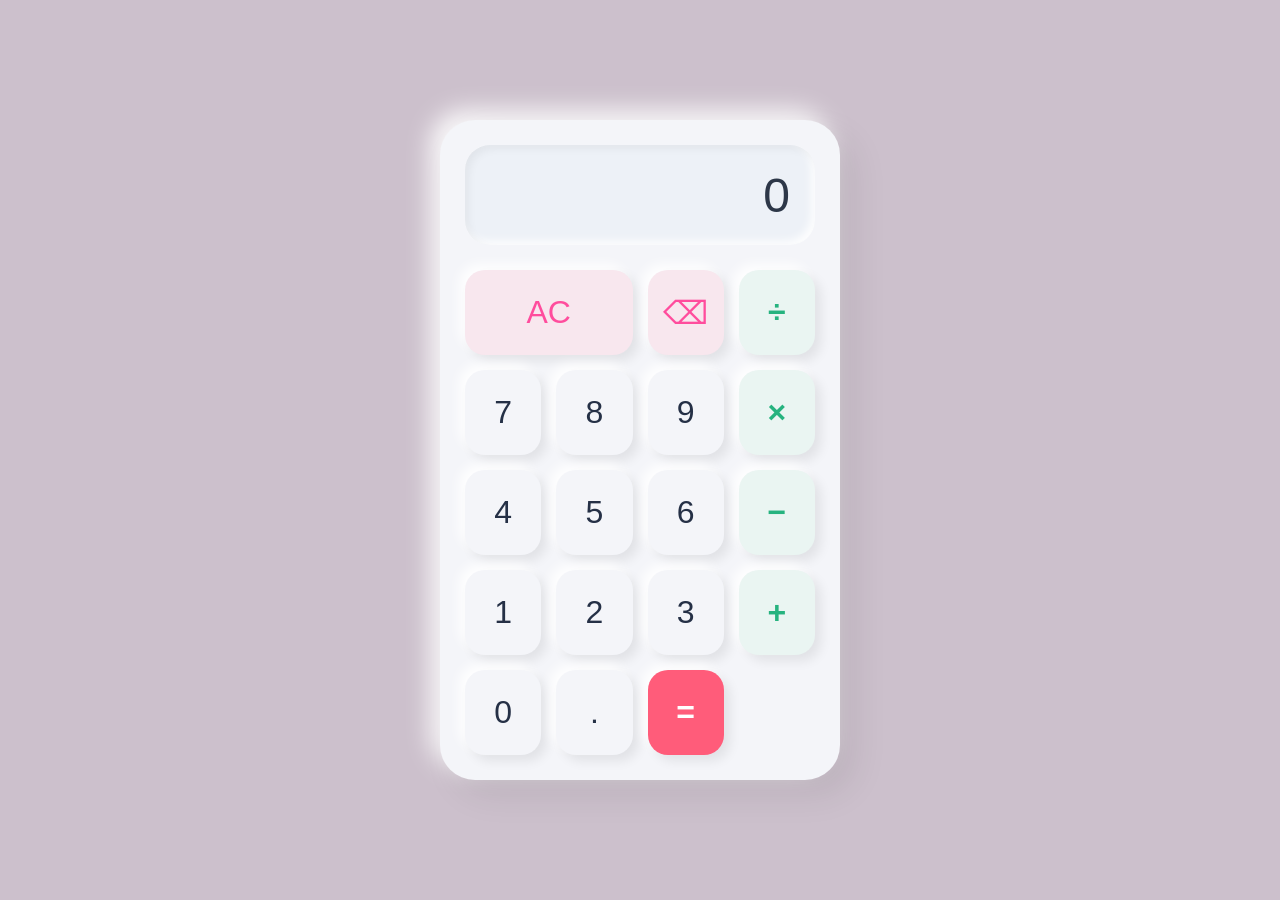
<file: calculator/index.html>
<!DOCTYPE html>
<html lang="en">
<head>
    <meta charset="UTF-8">
    <meta name="viewport" content="width=device-width, initial-scale=1.0">
    <title>Light Calculator</title>
    <link rel="stylesheet" href="style.css">
</head>
<body>

<div class="calculator">

    <input type="text" id="display" value="0" readonly>

    <button class="ac">AC</button>
    <button class="delete">⌫</button>
    <button class="operator">÷</button>

    <button>7</button>
    <button>8</button>
    <button>9</button>
    <button class="operator">×</button>

    <button>4</button>
    <button>5</button>
    <button>6</button>
    <button class="operator">−</button>

    <button>1</button>
    <button>2</button>
    <button>3</button>
    <button class="operator">+</button>

    <button>0</button>
    <button>.</button>
    <button class="equal">=</button>

</div>

<script src="script.js"></script>

</body>
</html>
</file>
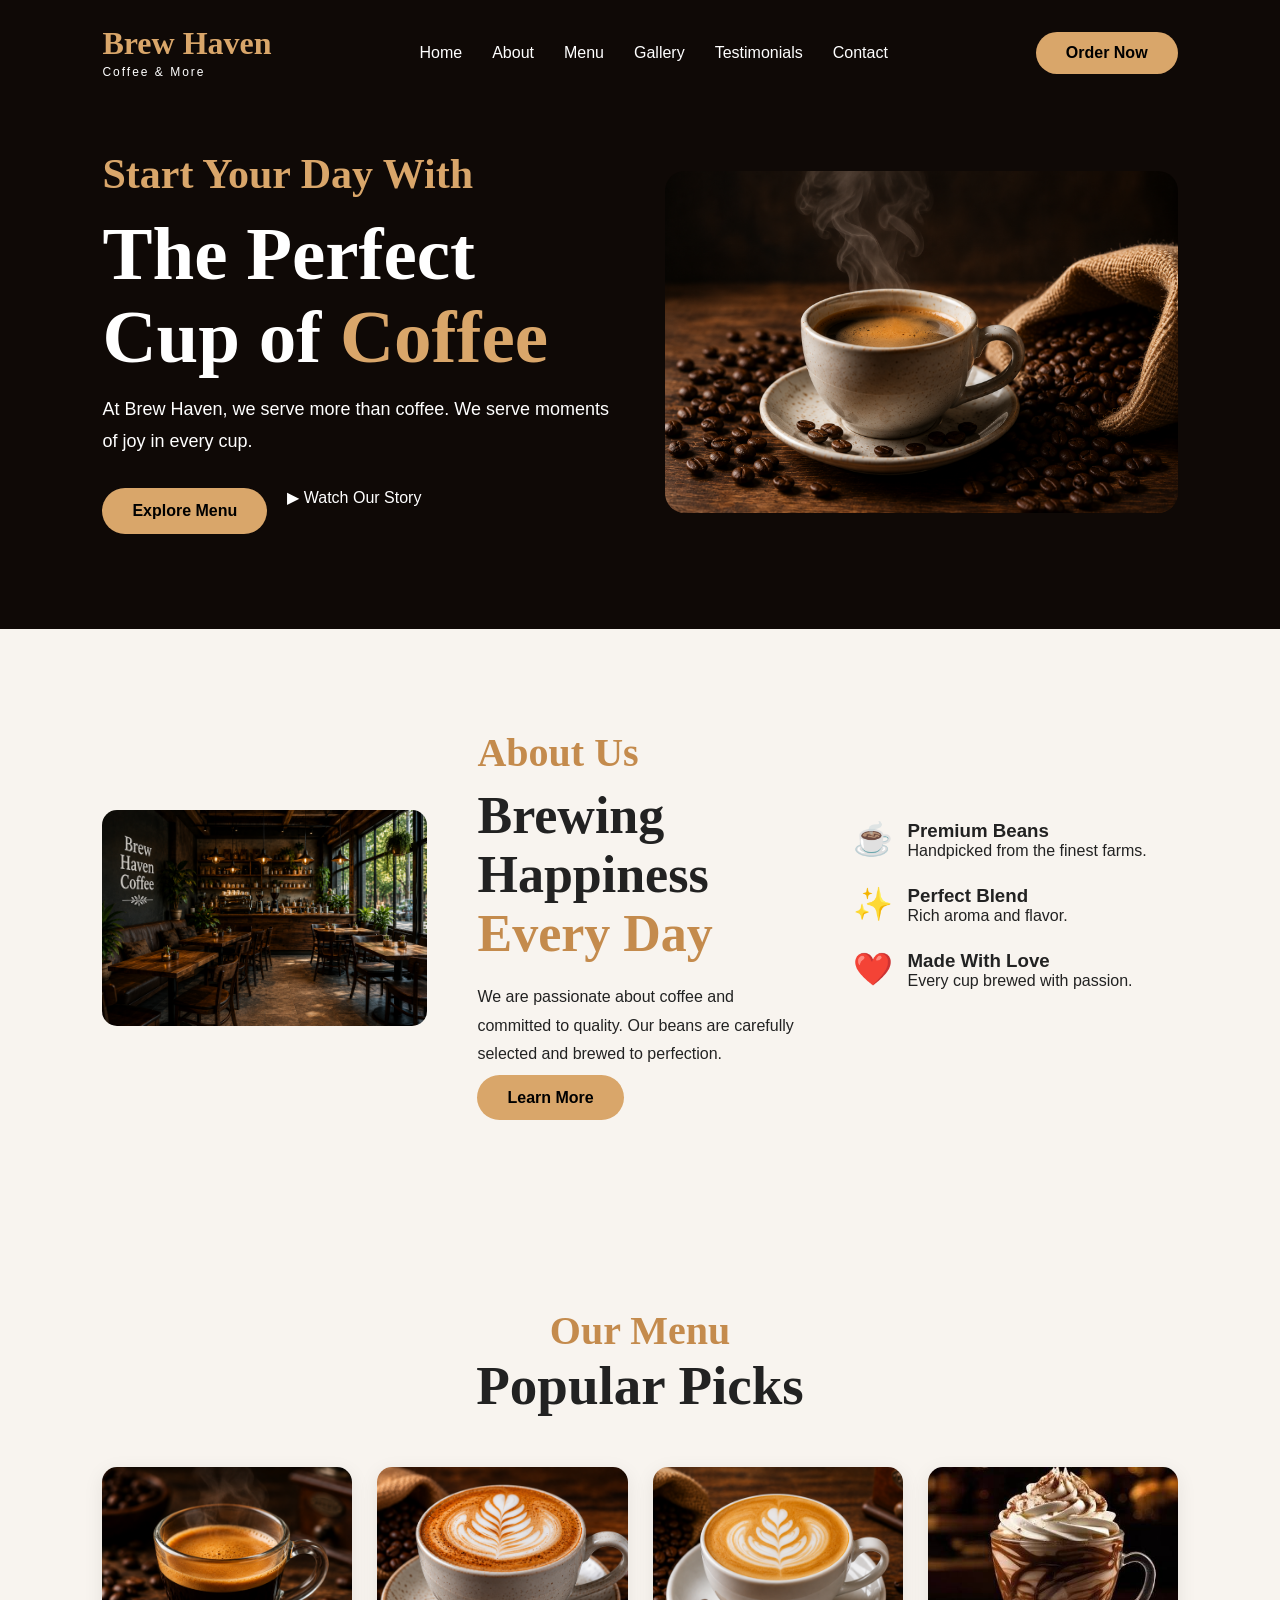
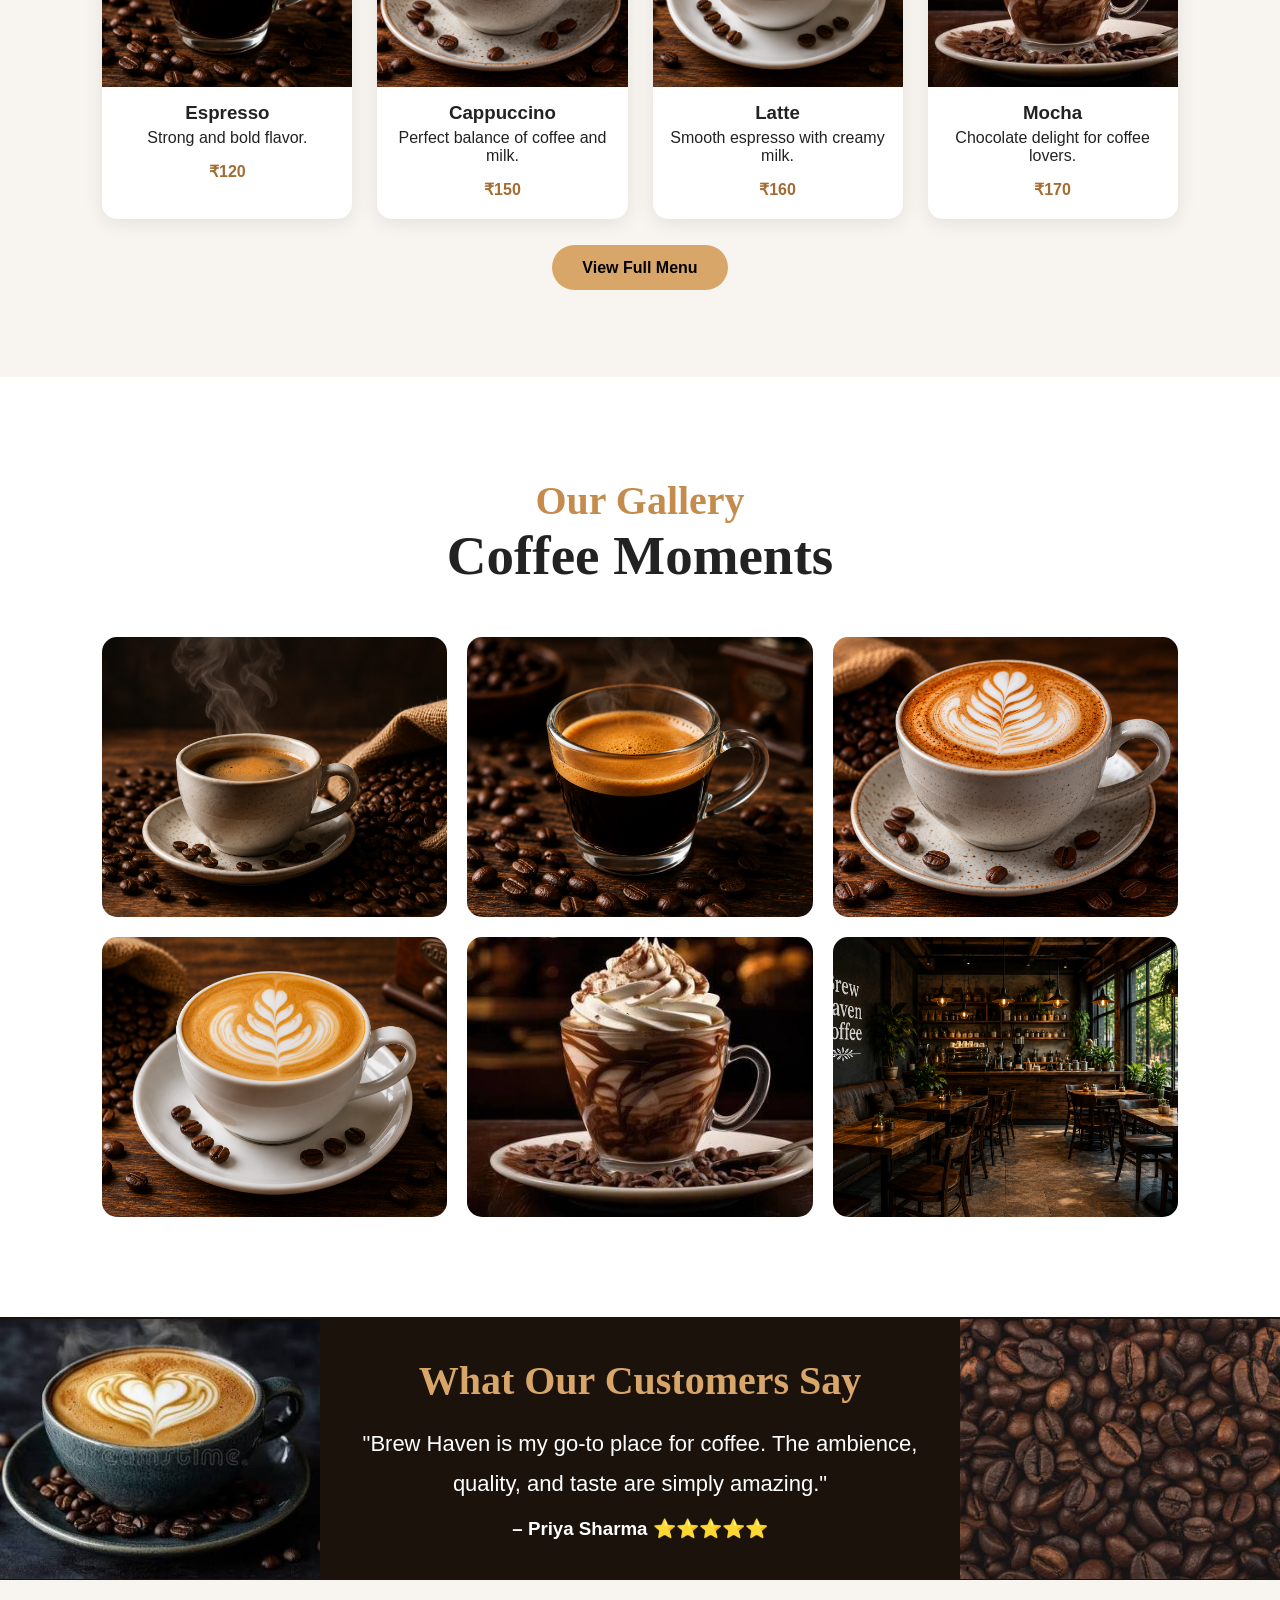
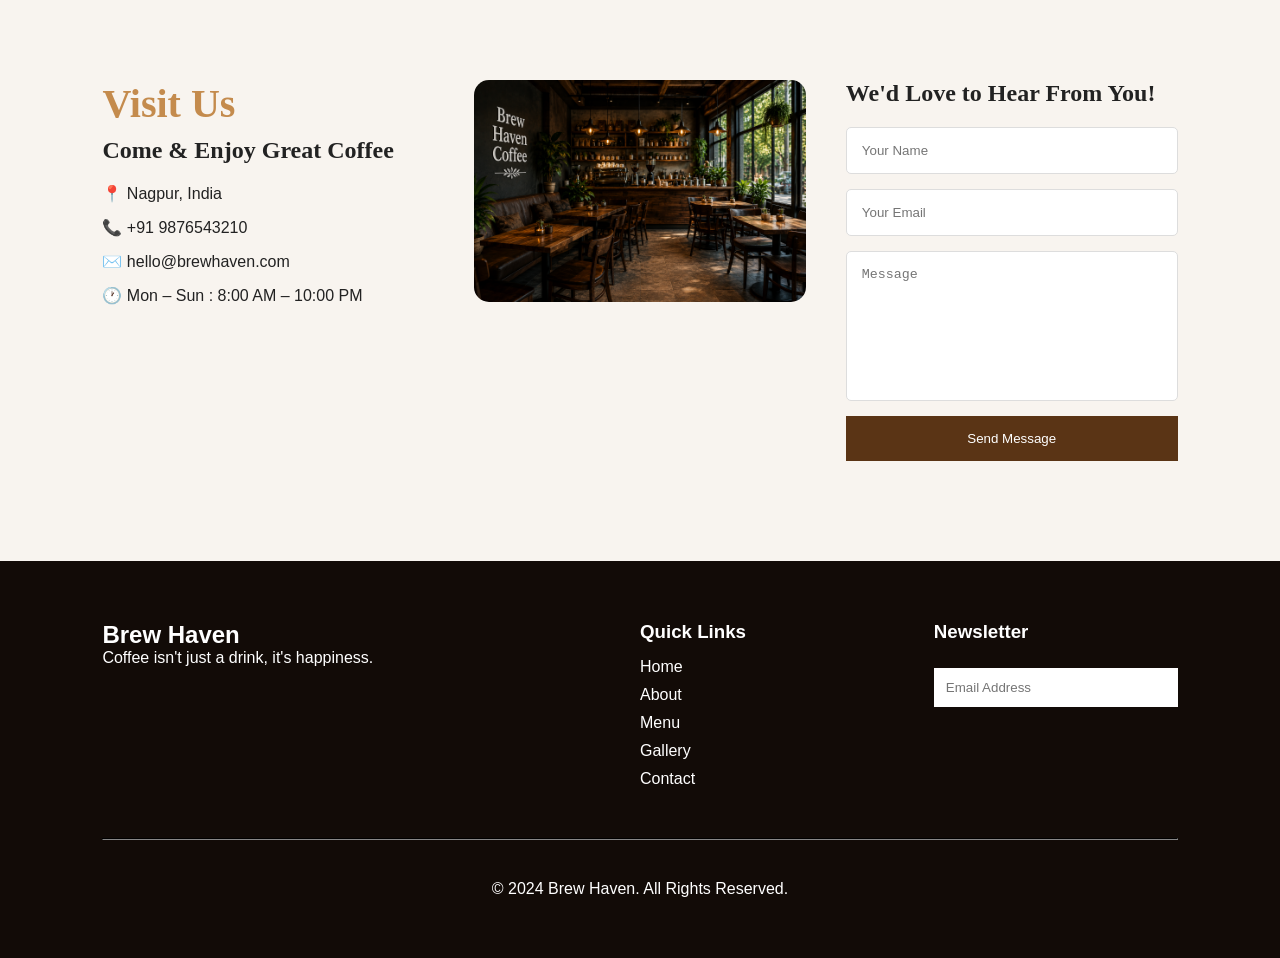
<file: coffee shop/index.html>
<!DOCTYPE html>
<html lang="en">
<head>
<meta charset="UTF-8">
<meta name="viewport" content="width=device-width, initial-scale=1.0">
<title>Brew Haven Coffee</title>
<link rel="stylesheet" href="style.css">
</head>

<body>
<header class="header" id="home">
<nav class="navbar">
<div class="logo">
<h2>Brew Haven</h2>
<span>Coffee & More</span>
</div>

<ul class="nav-links">
<li><a href="#home">Home</a></li>
<li><a href="#about">About</a></li>
<li><a href="#menu">Menu</a></li>
<li><a href="#gallery">Gallery</a></li>
<li><a href="#testimonial">Testimonials</a></li>
<li><a href="#contact">Contact</a></li>
</ul>

<a href="#" class="order-btn">Order Now</a>
</nav>
<div class="hero">
<div class="hero-text">
<h4>Start Your Day With</h4>
<h1>
The Perfect <br>
Cup of <span>Coffee</span>
</h1>
<p>


    
At Brew Haven, we serve more than coffee.
We serve moments of joy in every cup.
</p>

<div class="hero-buttons">

<a href="#menu" class="primary-btn">
Explore Menu
</a>

<a href="#" class="story-btn">
▶ Watch Our Story
</a>

</div>

</div>

<div class="hero-image">
<img src="hero-coffee.jpg" alt="Coffee">
</div>

</div>
</header>

<section class="about" id="about">
<div class="about-image">
<img src="coffee-shop.jpg" alt="">
</div>

<div class="about-content">

<h4>About Us</h4>
<h2>
Brewing Happiness
<span>Every Day</span>
</h2>

<p>
We are passionate about coffee and committed to quality.
Our beans are carefully selected and brewed to perfection.
</p>

<a href="#" class="primary-btn">
Learn More
</a>

</div>

<div class="features">

<div class="feature">
<span class="emoji">☕</span>
<div>
<h3>Premium Beans</h3>
<p>Handpicked from the finest farms.</p>
</div>
</div>

<div class="feature">
<span class="emoji">✨</span>
<div>
<h3>Perfect Blend</h3>
<p>Rich aroma and flavor.</p>
</div>
</div>

<div class="feature">
<span class="emoji">❤️</span>
<div>
<h3>Made With Love</h3>
<p>Every cup brewed with passion.</p>
</div>
</div>

</div>

</section>

<section class="menu" id="menu">

<h4>Our Menu</h4>

<h2>Popular Picks</h2>

<div class="menu-grid">

<div class="card">
<img src="espresso.jpg" alt="">
<h3>Espresso</h3>
<p>Strong and bold flavor.</p>
<span>₹120</span>
</div>

<div class="card">
<img src="cappuccino.jpg" alt="">
<h3>Cappuccino</h3>
<p>Perfect balance of coffee and milk.</p>
<span>₹150</span>
</div>

<div class="card">
<img src="latte.jpg" alt="">
<h3>Latte</h3>
<p>Smooth espresso with creamy milk.</p>
<span>₹160</span>
</div>

<div class="card">
<img src="mocha.jpg" alt="">
<h3>Mocha</h3>
<p>Chocolate delight for coffee lovers.</p>
<span>₹170</span>
</div>

</div>

<div class="menu-btn">
<a href="#" class="primary-btn">
View Full Menu
</a>
</div>

</section>

<section class="gallery" id="gallery">

<h4>Our Gallery</h4>

<h2>Coffee Moments</h2>

<div class="gallery-grid">

<img src="hero-coffee.jpg" alt="">
<img src="espresso.jpg" alt="">
<img src="cappuccino.jpg" alt="">
<img src="latte.jpg" alt="">
<img src="mocha.jpg" alt="">
<img src="coffee-shop.jpg" alt="">

</div>

</section>

<section class="testimonial" id="testimonial">

<div class="testimonial-left">
<img src="coffee.jpg" alt="">
</div>

<div class="testimonial-content">

<h4>What Our Customers Say</h4>

<p>
"Brew Haven is my go-to place for coffee.
The ambience, quality, and taste are simply amazing."
</p>

<h3>– Priya Sharma ⭐⭐⭐⭐⭐</h3>

</div>

<div class="testimonial-right">
<img src="beans.jpg" alt="">
</div>

</section>

<section class="contact" id="contact">

<div class="contact-left">

<h4>Visit Us</h4>

<h2>Come & Enjoy Great Coffee</h2>

<p>📍 Nagpur, India</p>

<p>📞 +91 9876543210</p>

<p>✉️ hello@brewhaven.com</p>

<p>🕐 Mon – Sun : 8:00 AM – 10:00 PM</p>

</div>

<div class="contact-image">
<img src="coffee-shop.jpg" alt="">
</div>

<div class="contact-form">

<h2>We'd Love to Hear From You!</h2>

<form>

<input type="text" placeholder="Your Name">

<input type="email" placeholder="Your Email">

<textarea placeholder="Message"></textarea>

<button type="submit">
Send Message
</button>

</form>

</div>

</section>

<footer>

<div class="footer-grid">

<div>
<h2>Brew Haven</h2>
<p>
Coffee isn't just a drink,
it's happiness.
</p>
</div>

<div>
<h3>Quick Links</h3>

<ul>
<li>Home</li>
<li>About</li>
<li>Menu</li>
<li>Gallery</li>
<li>Contact</li>
</ul>

</div>

<div>

<h3>Newsletter</h3>
<input type="email"
placeholder="Email Address">

</div>

</div>

<hr>

<p class="copyright">
© 2024 Brew Haven.
All Rights Reserved.
</p>

</footer>

</body>
</html>
</file>
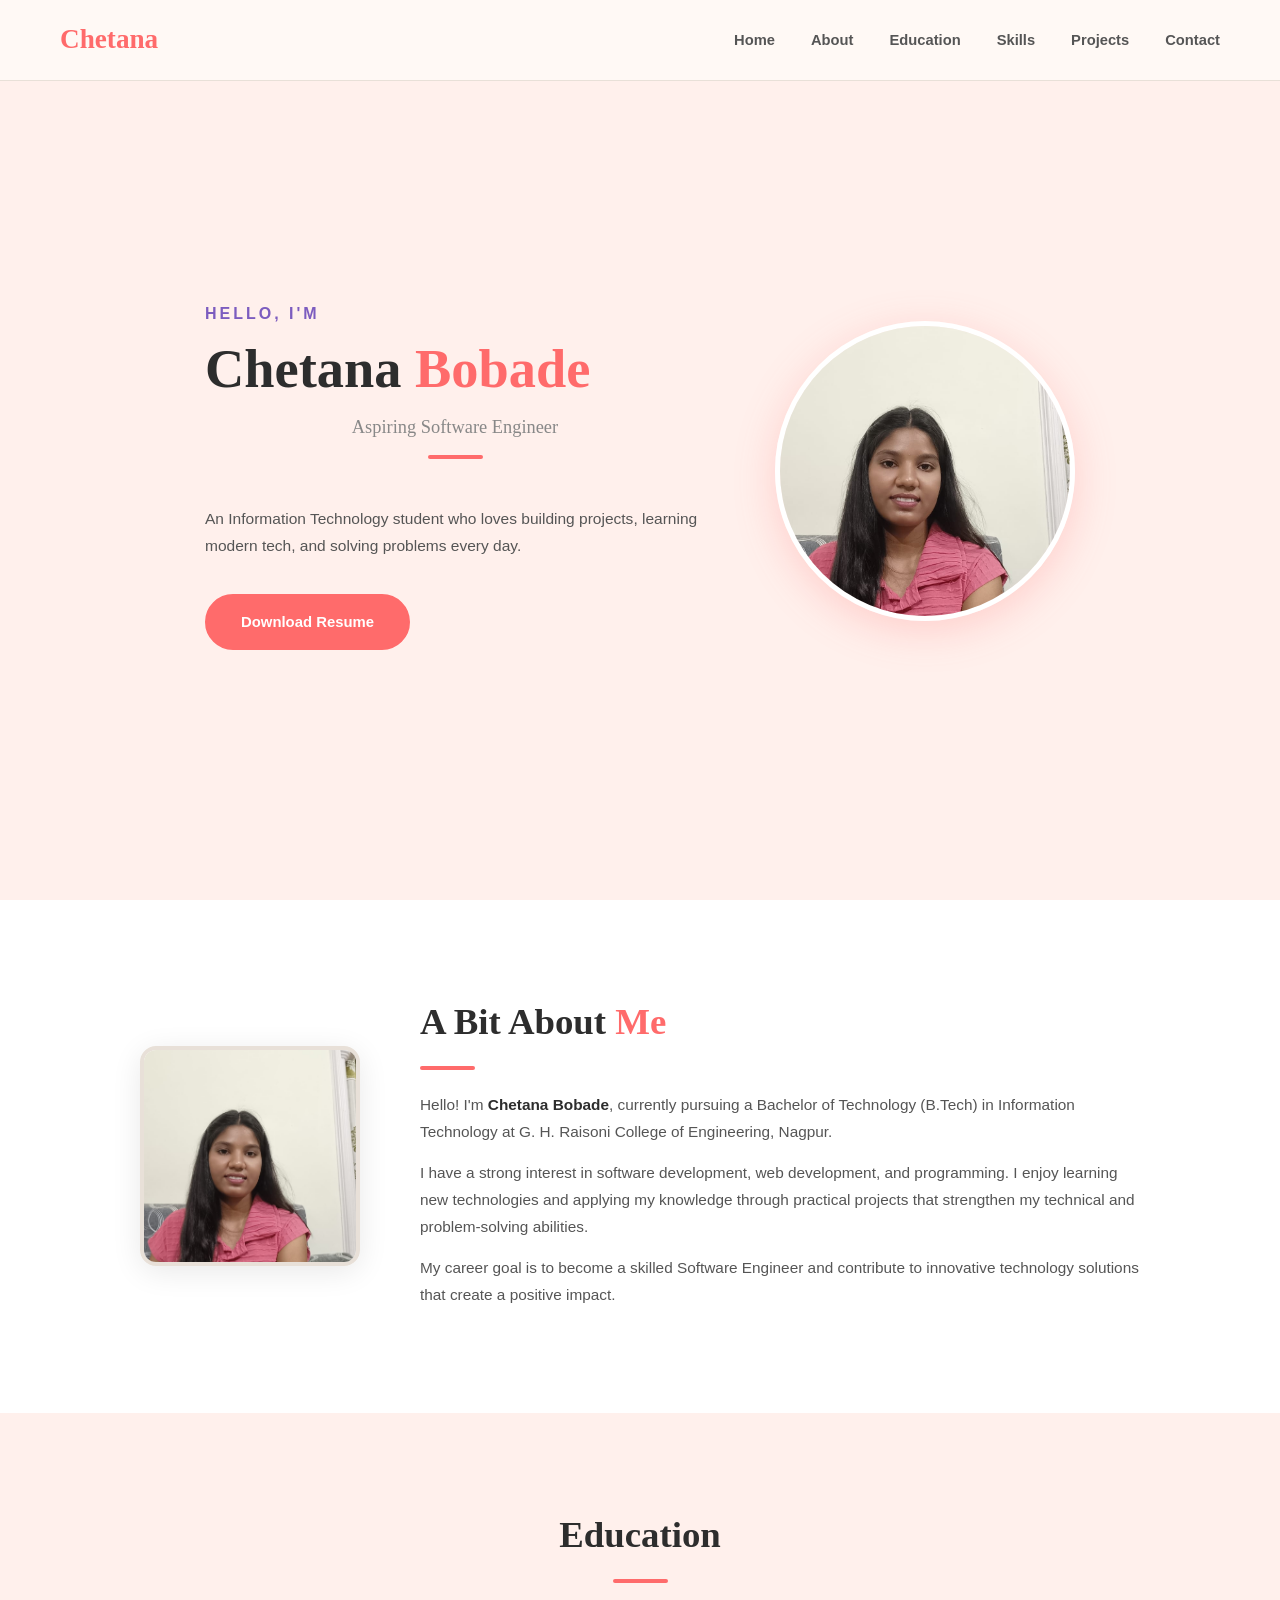
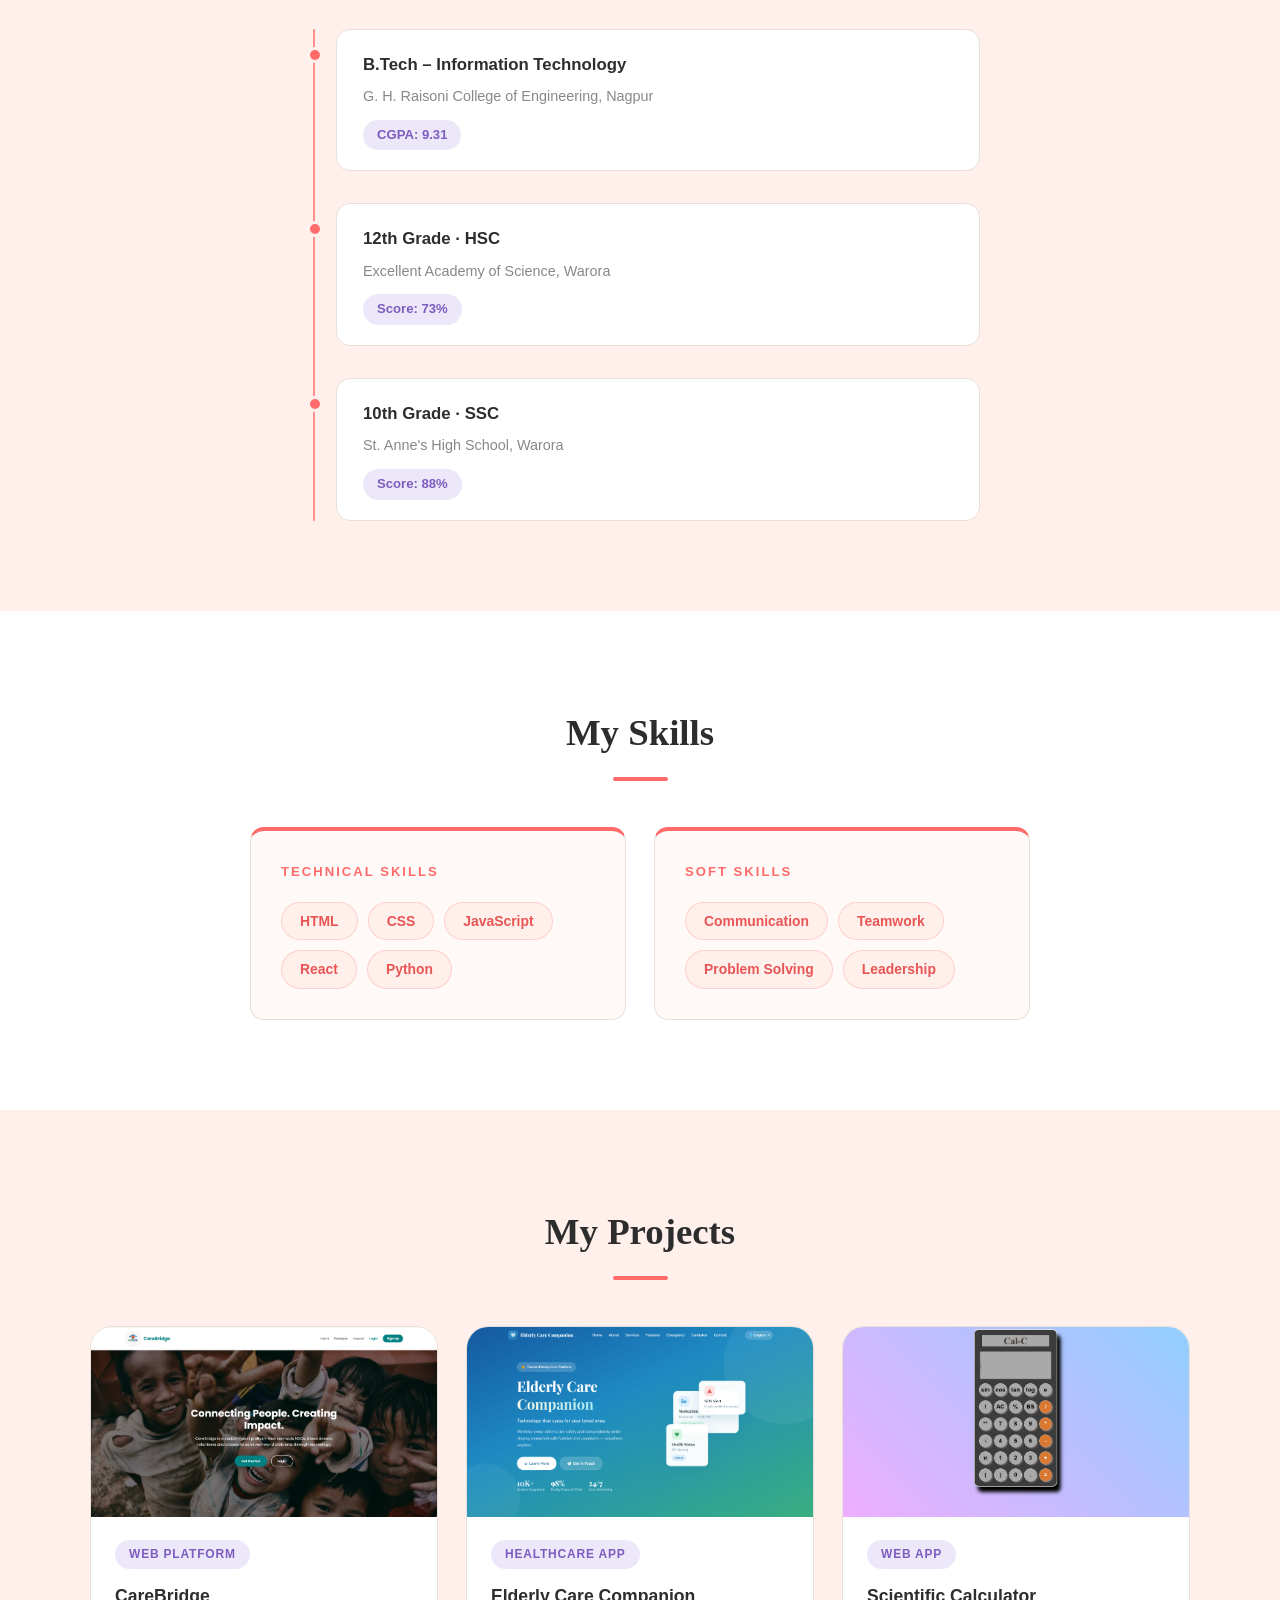
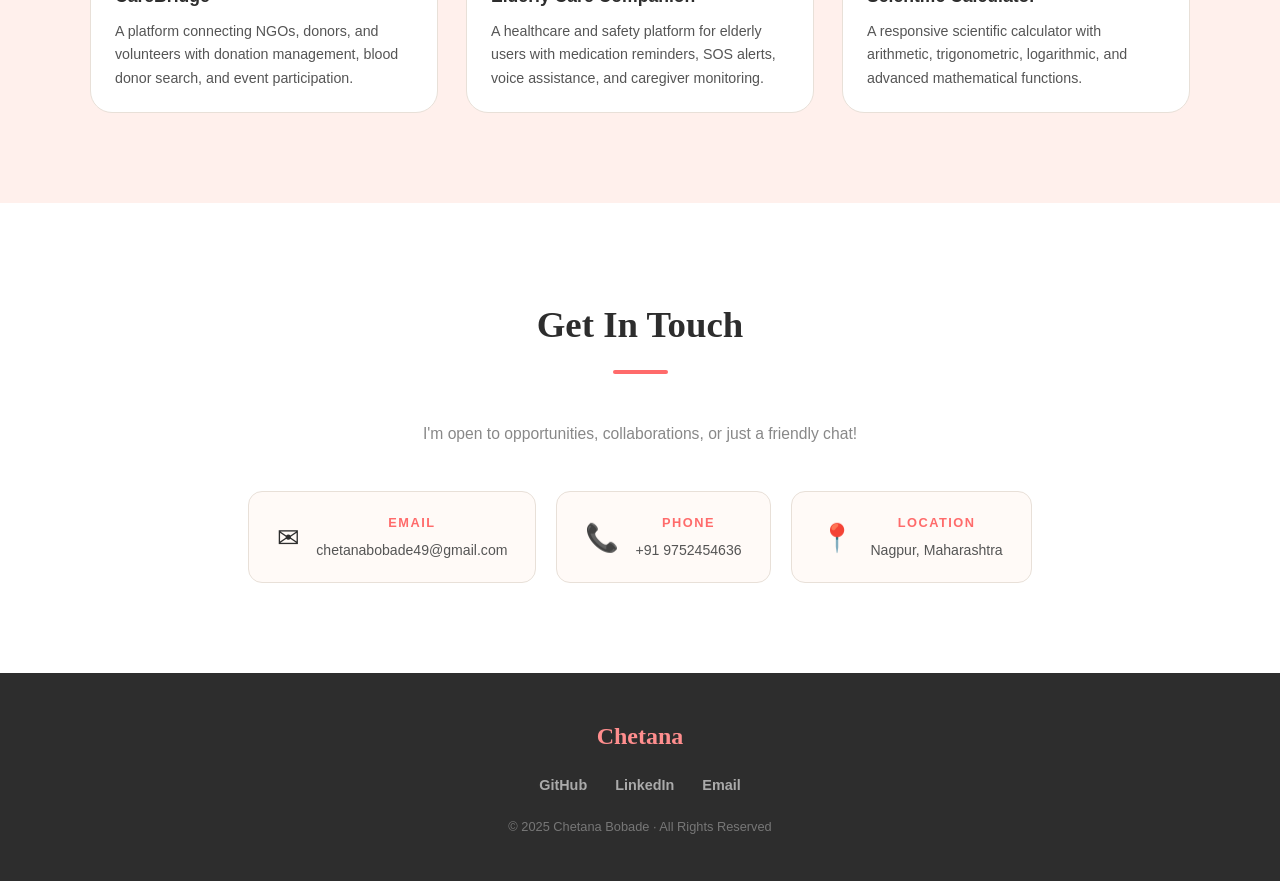
<file: portfolio/index.html>
<!DOCTYPE html>
<html lang="en">

<head>
  <meta charset="UTF-8" />
  <meta name="viewport" content="width=device-width, initial-scale=1.0" />
  <title>Chetana Bobade | Portfolio</title>
  <link rel="stylesheet" href="style.css" />
</head>

<body>

  <!-- ===== NAVBAR ===== -->
  <nav class="navbar">
    <div class="nav-logo">Chetana</div>
    <ul class="nav-links">
      <li><a href="#home">Home</a></li>
      <li><a href="#about">About</a></li>
      <li><a href="#education">Education</a></li>
      <li><a href="#skills">Skills</a></li>
      <li><a href="#projects">Projects</a></li>
      <li><a href="#contact">Contact</a></li>
    </ul>
  </nav>

  <!-- ===== HERO ===== -->
  <section class="hero" id="home">
    <div class="hero-text">
      <p class="hello">Hello, I'm</p>
      <h1>Chetana <span>Bobade</span></h1>
      <h2>Aspiring Software Engineer</h2>
      <p class="bio">
        An Information Technology student who loves building projects,
        learning modern tech, and solving problems every day.
      </p>
      <a href="resume.pdf" download class="btn">Download Resume</a>
    </div>
    <div class="hero-img">
      <img src="profile.jpg" alt="Chetana Bobade" />
    </div>
  </section>

  <!-- ===== ABOUT ===== -->
  <section class="about" id="about">
    <div class="section-inner">
      <img src="profile.jpg" alt="Chetana Bobade" class="about-img" />
      <div class="about-text">
        <h2>A Bit About <em>Me</em></h2>
        <p>
          Hello! I'm <strong>Chetana Bobade</strong>, currently pursuing a Bachelor of Technology
          (B.Tech) in Information Technology at G. H. Raisoni College of Engineering, Nagpur.
        </p>
        <p>
          I have a strong interest in software development, web development, and programming.
          I enjoy learning new technologies and applying my knowledge through practical projects
          that strengthen my technical and problem-solving abilities.
        </p>
        <p>
          My career goal is to become a skilled Software Engineer and contribute to innovative
          technology solutions that create a positive impact.
        </p>
      </div>
    </div>
  </section>

  <!-- ===== EDUCATION ===== -->
  <section class="education" id="education">
    <h2>Education</h2>
    <div class="timeline">

      <div class="timeline-item">
        <div class="dot"></div>
        <div class="card">
          <h3>B.Tech – Information Technology</h3>
          <p>G. H. Raisoni College of Engineering, Nagpur</p>
          <span class="score">CGPA: 9.31</span>
        </div>
      </div>

      <div class="timeline-item">
        <div class="dot"></div>
        <div class="card">
          <h3>12th Grade · HSC</h3>
          <p>Excellent Academy of Science, Warora</p>
          <span class="score">Score: 73%</span>
        </div>
      </div>

      <div class="timeline-item">
        <div class="dot"></div>
        <div class="card">
          <h3>10th Grade · SSC</h3>
          <p>St. Anne's High School, Warora</p>
          <span class="score">Score: 88%</span>
        </div>
      </div>

    </div>
  </section>

  <!-- ===== SKILLS ===== -->
  <section class="skills" id="skills">
    <h2>My Skills</h2>
    <div class="skills-grid">

      <div class="skills-box">
        <h3>Technical Skills</h3>
        <div class="tags">
          <span>HTML</span>
          <span>CSS</span>
          <span>JavaScript</span>
          <span>React</span>
          <span>Python</span>
        </div>
      </div>

      <div class="skills-box">
        <h3>Soft Skills</h3>
        <div class="tags">
          <span>Communication</span>
          <span>Teamwork</span>
          <span>Problem Solving</span>
          <span>Leadership</span>
        </div>
      </div>

    </div>
  </section>

  <!-- ===== PROJECTS ===== -->
  <section class="projects" id="projects">
    <h2>My Projects</h2>
    <div class="project-grid">

      <div class="project-card">
        <div class="img-wrap">
          <img src="project1.jpg" alt="CareBridge" />
        </div>
        <div class="project-info">
          <span class="tag">Web Platform</span>
          <h3>CareBridge</h3>
          <p>
            A platform connecting NGOs, donors, and volunteers with donation
            management, blood donor search, and event participation.
          </p>
        </div>
      </div>

      <div class="project-card">
        <div class="img-wrap">
          <img src="project2.jpg" alt="Elderly Care" />
        </div>
        <div class="project-info">
          <span class="tag">Healthcare App</span>
          <h3>Elderly Care Companion</h3>
          <p>
            A healthcare and safety platform for elderly users with medication
            reminders, SOS alerts, voice assistance, and caregiver monitoring.
          </p>
        </div>
      </div>

      <div class="project-card">
        <div class="img-wrap">
          <img src="project3.jpg" alt="Calculator" />
        </div>
        <div class="project-info">
          <span class="tag">Web App</span>
          <h3>Scientific Calculator</h3>
          <p>
            A responsive scientific calculator with arithmetic, trigonometric,
            logarithmic, and advanced mathematical functions.
          </p>
        </div>
      </div>

    </div>
  </section>

  <!-- ===== CONTACT ===== -->
  <section class="contact" id="contact">
    <h2>Get In Touch</h2>
    <p class="contact-intro">
      I'm open to opportunities, collaborations, or just a friendly chat!
    </p>
    <div class="contact-grid">
      <a href="mailto:chetanabobade49@gmail.com" class="contact-card">
        <div class="icon">✉</div>
        <div>
          <strong>Email</strong>
          <p>chetanabobade49@gmail.com</p>
        </div>
      </a>
      <a href="tel:+919752454636" class="contact-card">
        <div class="icon">📞</div>
        <div>
          <strong>Phone</strong>
          <p>+91 9752454636</p>
        </div>
      </a>
      <div class="contact-card">
        <div class="icon">📍</div>
        <div>
          <strong>Location</strong>
          <p>Nagpur, Maharashtra</p>
        </div>
      </div>
    </div>
  </section>

  <!-- ===== FOOTER ===== -->
  <footer>
    <p class="footer-name">Chetana</p>
    <div class="footer-links">
      <a href="#">GitHub</a>
      <a href="#">LinkedIn</a>
      <a href="mailto:chetanabobade49@gmail.com">Email</a>
    </div>
    <p>© 2025 Chetana Bobade · All Rights Reserved</p>
  </footer>

</body>

</html>
</file>
<file: calculator/style.css>
*{
    margin:0;
    padding:0;
    box-sizing:border-box;
    font-family:'Segoe UI',sans-serif;
}

body{
    min-height:100vh;
    display:flex;
    justify-content:center;
    align-items:center;

    background:#ccc0cc;
}

.calculator{
    width:400px;

    padding:25px;

    border-radius:35px;

    background:#f4f5f9;

    box-shadow:
    15px 15px 35px rgba(0,0,0,0.08),
    -10px -10px 25px rgba(255,255,255,0.9);

    display:grid;
    grid-template-columns:repeat(4,1fr);
    gap:15px;
}

#display{
    grid-column:span 4;

    height:100px;

    border:none;
    outline:none;

    border-radius:25px;

    background:#edf1f7;

    box-shadow:
    inset 4px 4px 8px rgba(0,0,0,0.05),
    inset -4px -4px 8px rgba(255,255,255,0.9);

    font-size:48px;
    text-align:right;

    padding-right:25px;

    color:#2d3748;

    margin-bottom:10px;
}

button{
    height:85px;

    border:none;

    border-radius:20px;

    font-size:32px;

    cursor:pointer;

    background:#f4f5f9;

    color:#253046;

    box-shadow:
    6px 6px 12px rgba(0,0,0,0.08),
    -6px -6px 12px rgba(255,255,255,0.9);

    transition:0.2s;
}

button:hover{
    transform:translateY(-2px);
}

button:active{
    transform:scale(0.95);
}

.ac{
    grid-column:span 2;

    background:#f8e7ee;
    color:#ff4d9d;
}

.delete{
    background:#f8e7ee;
    color:#ff4d9d;
}

.operator{
    background:#eaf5f2;
    color:#26b37f;
    font-weight:600;
}

.equal{
    background:#ff5c7a;
    color:white;
    font-weight:bold;
}
</file>
<file: coffee shop/style.css>
*{
margin:0;
padding:0;
box-sizing:border-box;
scroll-behavior:smooth;
}

body{
font-family:'Poppins',sans-serif;
background:#f8f4ef;
color:#222;
}

img{
width:100%;
display:block;
}

a{
text-decoration:none;
}

ul{
list-style:none;
}

/* HEADER */

.header{
background:#0f0906;
color:white;
padding:25px 8%;
}

.navbar{
display:flex;
justify-content:space-between;
align-items:center;
flex-wrap:wrap;
}

.logo h2{
font-family:'Playfair Display',serif;
color:#d9a66a;
font-size:32px;
}

.logo span{
font-size:12px;
letter-spacing:2px;
}

.nav-links{
display:flex;
gap:30px;
}

.nav-links a{
color:white;
position:relative;
transition:.3s;
}

.nav-links a::after{
content:'';
position:absolute;
left:0;
bottom:-5px;
width:0;
height:2px;
background:#d9a66a;
transition:.3s;
}

.nav-links a:hover{
color:#d9a66a;
}

.nav-links a:hover::after{
width:100%;
}

.order-btn{
background:#d9a66a;
padding:12px 30px;
border-radius:40px;
color:black;
font-weight:600;
transition:.3s;
}

.order-btn:hover{
transform:translateY(-3px);
background:#c48b4d;
}

/* HERO */

.hero{
display:flex;
align-items:center;
justify-content:space-between;
gap:50px;
padding:70px 0;
}

.hero-text{
flex:1;
}

.hero-text h4{
font-family:'Great Vibes',cursive;
font-size:42px;
color:#d9a66a;
}

.hero-text h1{
font-family:'Playfair Display',serif;
font-size:75px;
line-height:1.1;
margin:15px 0;
}

.hero-text span{
color:#d9a66a;
}

.hero-text p{
font-size:18px;
line-height:1.8;
margin-bottom:30px;
}

.hero-buttons{
display:flex;
gap:20px;
flex-wrap:wrap;
}

.primary-btn{
background:#d9a66a;
padding:14px 30px;
border-radius:40px;
color:black;
font-weight:600;
transition:.3s;
}

.primary-btn:hover{
transform:translateY(-3px);
background:#c48b4d;
}

.story-btn{
color:white;
font-weight:500;
transition:.3s;
}

.story-btn:hover{
color:#d9a66a;
}

.hero-image{
flex:1;
}

.hero-image img{
border-radius:20px;
transition:.4s;
}

.hero-image img:hover{
transform:scale(1.03);
box-shadow:0 20px 40px rgba(0,0,0,.25);
}

/* ABOUT */

.about{
padding:100px 8%;
display:grid;
grid-template-columns:1fr 1fr 1fr;
gap:50px;
align-items:center;
}

.about-image img{
border-radius:15px;
transition:.4s;
}

.about-image img:hover{
transform:scale(1.03);
}

.about-content h4{
font-family:'Great Vibes',cursive;
font-size:40px;
color:#c48b4d;
}

.about-content h2{
font-family:'Playfair Display',serif;
font-size:52px;
margin:10px 0;
}

.about-content span{
display:block;
color:#c48b4d;
}

.about-content p{
margin:20px 0;
line-height:1.8;
}

.feature{
display:flex;
gap:15px;
margin-bottom:25px;
align-items:flex-start;
transition:.3s;
}

.feature:hover{
transform:translateX(10px);
}

.emoji{
font-size:32px;
}

/* MENU */

.menu{
padding:100px 8%;
text-align:center;
}

.menu h4{
font-family:'Great Vibes',cursive;
font-size:40px;
color:#c48b4d;
}

.menu h2{
font-family:'Playfair Display',serif;
font-size:55px;
margin-bottom:50px;
}

.menu-grid{
display:grid;
grid-template-columns:repeat(4,1fr);
gap:25px;
}

.card{
background:white;
border-radius:15px;
overflow:hidden;
box-shadow:0 5px 20px rgba(0,0,0,.08);
transition:.4s;
}

.card:hover{
transform:translateY(-10px);
box-shadow:0 20px 35px rgba(0,0,0,.15);
}

.card img{
height:220px;
object-fit:cover;
transition:.4s;
}

.card:hover img{
transform:scale(1.05);
}

.card h3{
padding:15px 15px 5px;
}

.card p{
padding:0 15px 15px;
}

.card span{
display:block;
padding-bottom:20px;
font-weight:700;
color:#a46b33;
}

.menu-btn{
margin-top:40px;
}

/* GALLERY */

.gallery{
padding:100px 8%;
text-align:center;
background:white;
}

.gallery h4{
font-family:'Great Vibes',cursive;
font-size:40px;
color:#c48b4d;
}

.gallery h2{
font-family:'Playfair Display',serif;
font-size:55px;
margin-bottom:50px;
}

.gallery-grid{
display:grid;
grid-template-columns:repeat(3,1fr);
gap:20px;
}

.gallery-grid img{
height:280px;
object-fit:cover;
border-radius:15px;
transition:.4s;
}

.gallery-grid img:hover{
transform:scale(1.05);
}

/* TESTIMONIAL */

.testimonial{
background:#1b120c;
display:grid;
grid-template-columns:1fr 2fr 1fr;
align-items:center;
color:white;
overflow:hidden;
}

.testimonial-left img,
.testimonial-right img{
height:260px;
object-fit:cover;
}

.testimonial-content{
padding:40px;
text-align:center;
}

.testimonial-content h4{
font-family:'Great Vibes',cursive;
font-size:40px;
color:#d9a66a;
margin-bottom:20px;
}

.testimonial-content p{
font-size:22px;
line-height:1.8;
margin-bottom:15px;
}

/* CONTACT */

.contact{
padding:100px 8%;
display:grid;
grid-template-columns:1fr 1fr 1fr;
gap:40px;
}

.contact-left h4{
font-family:'Great Vibes',cursive;
font-size:40px;
color:#c48b4d;
}

.contact-left h2{
font-family:'Playfair Display',serif;
margin:10px 0 20px;
}

.contact-left p{
margin-bottom:15px;
}

.contact-image img{
border-radius:15px;
}

.contact-form h2{
margin-bottom:20px;
font-family:'Playfair Display',serif;
}

.contact-form form{
display:flex;
flex-direction:column;
gap:15px;
}

.contact-form input,
.contact-form textarea{
padding:15px;
border:1px solid #ddd;
border-radius:5px;
outline:none;
}

.contact-form textarea{
height:150px;
resize:none;
}

.contact-form button{
padding:15px;
background:#5a3415;
color:white;
border:none;
cursor:pointer;
transition:.3s;
}

.contact-form button:hover{
background:#3e2410;
}

/* FOOTER */

footer{
background:#120b07;
color:white;
padding:60px 8%;
}

.footer-grid{
display:grid;
grid-template-columns:2fr 1fr 1fr;
gap:50px;
}

.footer-grid h3{
margin-bottom:15px;
}

.footer-grid li{
margin-bottom:10px;
cursor:pointer;
transition:.3s;
}

.footer-grid li:hover{
color:#d9a66a;
padding-left:5px;
}

.footer-grid input{
width:100%;
padding:12px;
margin-top:10px;
border:none;
outline:none;
}

footer hr{
margin:40px 0;
border-color:#333;
}

.copyright{
text-align:center;
}

/* RESPONSIVE */

@media(max-width:992px){

.hero{
flex-direction:column;
}

.about{
grid-template-columns:1fr;
}

.menu-grid{
grid-template-columns:repeat(2,1fr);
}

.gallery-grid{
grid-template-columns:repeat(2,1fr);
}

.contact{
grid-template-columns:1fr;
}

.testimonial{
grid-template-columns:1fr;
}

.hero-text h1{
font-size:55px;
}

}

@media(max-width:600px){

.navbar{
flex-direction:column;
gap:20px;
}

.nav-links{
flex-wrap:wrap;
justify-content:center;
}

.hero-text h1{
font-size:42px;
}

.menu-grid,
.gallery-grid{
grid-template-columns:1fr;
}

.footer-grid{
grid-template-columns:1fr;
}

}
</file>
<file: portfolio/style.css>
/* ===== RESET ===== */
* {
  margin: 0;
  padding: 0;
  box-sizing: border-box;
}

html {
  scroll-behavior: smooth;
}

body {
  font-family: 'Segoe UI', Tahoma, Geneva, Verdana, sans-serif;
  background-color: #fffaf7;
  color: #2d2d2d;
  line-height: 1.75;
}


::-webkit-scrollbar {
  width: 7px;
}

::-webkit-scrollbar-track {
  background: #fff0ec;
}

::-webkit-scrollbar-thumb {
  background: #ff8e8e;
  border-radius: 10px;
}


::selection {
  background: #ff8e8e;
  color: white;
}

/* ===== NAVBAR ===== */
.navbar {
  position: fixed;
  top: 0;
  width: 100%;
  z-index: 1000;
  display: flex;
  align-items: center;
  justify-content: space-between;
  padding: 16px 60px;
  background-color: rgba(255, 250, 247, 0.90);
  border-bottom: 1.5px solid #e8e0d8;
}

.nav-logo {
  font-size: 1.7rem;
  font-weight: 700;
  color: #ff6b6b;
  font-family: Georgia, serif;
}

.nav-links {
  list-style: none;
  display: flex;
  gap: 36px;
}

.nav-links a {
  text-decoration: none;
  font-size: 0.92rem;
  font-weight: 600;
  color: #555555;
}

.nav-links a:hover {
  color: #ff6b6b;
}

/* ===== HERO ===== */
.hero {
  min-height: 100vh;
  display: flex;
  align-items: center;
  justify-content: center;
  gap: 70px;
  padding: 130px 60px 80px;
  background-color: #fff0ec;
}

.hero-text {
  max-width: 500px;
}

.hero-text .hello {
  font-size: 1rem;
  font-weight: 700;
  letter-spacing: 3px;
  text-transform: uppercase;
  color: #7c5cbf;
  margin-bottom: 10px;
}

.hero-text h1 {
  font-family: Georgia, serif;
  font-size: 3.4rem;
  font-weight: 700;
  line-height: 1.15;
  color: #2d2d2d;
  margin-bottom: 10px;
}

.hero-text h1 span {
  color: #ff6b6b;
}

.hero-text h2 {
  font-size: 1.15rem;
  font-weight: 500;
  color: #888888;
  margin-bottom: 18px;
}

.hero-text .bio {
  font-size: 0.97rem;
  color: #555555;
  margin-bottom: 34px;
}

/* ===== BUTTON ===== */
.btn {
  display: inline-block;
  padding: 13px 34px;
  background-color: #ff6b6b;
  color: white;
  text-decoration: none;
  border-radius: 40px;
  font-weight: 700;
  font-size: 0.93rem;
  border: 2px solid #ff6b6b;
  transition: background-color 0.3s ease, color 0.3s ease, transform 0.3s ease;
}

.btn:hover {
  background-color: white;
  color: #ff6b6b;
  transform: translateY(-3px);
}

/* ===== HERO IMAGE ===== */
.hero-img img {
  width: 300px;
  height: 300px;
  border-radius: 50%;
  object-fit: cover;
  border: 5px solid white;
  box-shadow: 0 10px 40px rgba(255, 107, 107, 0.25);
}

/* ===== SECTION COMMON ===== */
section {
  padding: 90px 60px;
}

section h2 {
  font-family: Georgia, serif;
  font-size: 2.3rem;
  font-weight: 700;
  text-align: center;
  color: #2d2d2d;
  margin-bottom: 12px;
}

section h2::after {
  content: '';
  display: block;
  width: 55px;
  height: 4px;
  background-color: #ff6b6b;
  border-radius: 3px;
  margin: 12px auto 46px;
}

/* ===== ABOUT ===== */
.about {
  background-color: #ffffff;
}

.section-inner {
  display: flex;
  align-items: center;
  gap: 60px;
  max-width: 1000px;
  margin: 0 auto;

  
}

.about-img {
  width: 220px;
  height: 220px;
  border-radius: 16px;
  object-fit: cover;
  border: 4px solid #e8e0d8;
  box-shadow: 0 6px 30px rgba(0, 0, 0, 0.09);
  flex-shrink: 0;
  transition: transform 0.3s ease;
}

.about-img:hover {
  transform: scale(1.04) rotate(1deg);
}

.about-text h2 {
  text-align: left;
  margin-bottom: 0;
}

.about-text h2::after {
  margin: 12px 0 22px;
}

.about-text h2 em {
  color: #ff6b6b;
  font-style: normal;
}

.about-text p {
  color: #555555;
  font-size: 0.96rem;
  margin-bottom: 14px;
}

.about-text strong {
  color: #2d2d2d;
}

/* ===== EDUCATION ===== */
.education {
  background-color: #fff0ec;
}

.timeline {
  max-width: 680px;
  margin: 0 auto;
  position: relative;
  padding-left: 36px;
}

.timeline::before {
  content: '';
  position: absolute;
  left: 13px;
  top: 0;
  bottom: 0;
  width: 2px;
  background-color: #ff8e8e;
  border-radius: 2px;
}

.timeline-item {
  position: relative;
  margin-bottom: 32px;
}

.timeline-item:last-child {
  margin-bottom: 0;
}

.timeline-item .dot {
  position: absolute;
  left: -29px;
  top: 18px;
  width: 16px;
  height: 16px;
  background-color: #ff6b6b;
  border-radius: 50%;
  border: 3px solid #fff0ec;
}

.timeline-item .card {
  background-color: #ffffff;
  border: 1.5px solid #e8e0d8;
  border-radius: 14px;
  padding: 20px 26px;
  transition: transform 0.3s ease, box-shadow 0.3s ease;
}

.timeline-item .card:hover {
  transform: translateX(8px);
  box-shadow: 0 10px 32px rgba(255, 107, 107, 0.18);
}

.timeline-item .card h3 {
  font-size: 1.05rem;
  font-weight: 700;
  color: #2d2d2d;
  margin-bottom: 5px;
}

.timeline-item .card p {
  font-size: 0.9rem;
  color: #888888;
}

.timeline-item .card .score {
  display: inline-block;
  margin-top: 10px;
  background-color: #ede8f9;
  color: #7c5cbf;
  border-radius: 20px;
  padding: 4px 14px;
  font-size: 0.82rem;
  font-weight: 700;
}

/* ===== SKILLS ===== */
.skills {
  background-color: #ffffff;
}

.skills-grid {
  display: grid;
  grid-template-columns: repeat(auto-fit, minmax(280px, 1fr));
  gap: 28px;
  max-width: 780px;
  margin: 0 auto;
}

.skills-box {
  background-color: #fffaf7;
  border: 1.5px solid #e8e0d8;
  border-top: 4px solid #ff6b6b;
  border-radius: 14px;
  padding: 30px;
  transition: transform 0.3s ease, box-shadow 0.3s ease;
}

.skills-box:hover {
  transform: translateY(-5px);
  box-shadow: 0 12px 36px rgba(255, 107, 107, 0.18);
}

.skills-box h3 {
  font-size: 0.82rem;
  font-weight: 700;
  letter-spacing: 2px;
  text-transform: uppercase;
  color: #ff6b6b;
  margin-bottom: 18px;
}

.tags {
  display: flex;
  flex-wrap: wrap;
  gap: 10px;
}

.tags span {
  background-color: #fff0ec;
  color: #e85555;
  border: 1.5px solid rgba(255, 107, 107, 0.25);
  border-radius: 40px;
  padding: 6px 18px;
  font-size: 0.87rem;
  font-weight: 600;
  transition: background-color 0.3s ease, color 0.3s ease, transform 0.2s ease;
}

.tags span:hover {
  background-color: #ff6b6b;
  color: white;
  transform: translateY(-2px);
}

/* ===== PROJECTS ===== */
.projects {
  background-color: #fff0ec;
}

.project-grid {
  display: grid;
  grid-template-columns: repeat(auto-fit, minmax(290px, 1fr));
  gap: 28px;
  max-width: 1100px;
  margin: 0 auto;
}

.project-card {
  background-color: #ffffff;
  border: 1.5px solid #e8e0d8;
  border-radius: 22px;
  overflow: hidden;
  transition: transform 0.3s ease, box-shadow 0.3s ease;
}

.project-card:hover {
  transform: translateY(-8px);
  box-shadow: 0 16px 40px rgba(255, 107, 107, 0.20);
}

.project-card .img-wrap {
  width: 100%;
  height: 190px;
  overflow: hidden;
  background-color: #fff0ec;
}

.project-card .img-wrap img {
  width: 100%;
  height: 100%;
  object-fit: cover;
  transition: transform 0.5s ease;
}

.project-card:hover .img-wrap img {
  transform: scale(1.08);
}

.project-info {
  padding: 22px 24px;
}

.project-info .tag {
  display: inline-block;
  font-size: 0.75rem;
  font-weight: 700;
  letter-spacing: 0.8px;
  text-transform: uppercase;
  color: #7c5cbf;
  background-color: #ede8f9;
  border-radius: 40px;
  padding: 4px 14px;
  margin-bottom: 12px;
}

.project-info h3 {
  font-size: 1.1rem;
  font-weight: 700;
  color: #2d2d2d;
  margin-bottom: 8px;
}

.project-info p {
  font-size: 0.89rem;
  color: #555555;
  line-height: 1.65;
}

/* ===== CONTACT ===== */
.contact {
  background-color: #ffffff;
  text-align: center;
}

.contact-intro {
  color: #888888;
  margin-bottom: 44px;
  font-size: 0.98rem;
}

.contact-grid {
  display: flex;
  justify-content: center;
  flex-wrap: wrap;
  gap: 20px;
  max-width: 820px;
  margin: 0 auto;
}

.contact-card {
  display: flex;
  align-items: center;
  gap: 16px;
  background-color: #fffaf7;
  border: 1.5px solid #e8e0d8;
  border-radius: 14px;
  padding: 20px 28px;
  text-decoration: none;
  color: #2d2d2d;
  min-width: 215px;
  transition: transform 0.3s ease, box-shadow 0.3s ease, border-color 0.3s ease;
}

.contact-card:hover {
  transform: translateY(-5px);
  box-shadow: 0 12px 36px rgba(255, 107, 107, 0.20);
  border-color: #ff6b6b;
  background-color: #fff0ec;
}

.contact-card .icon {
  font-size: 1.7rem;
  line-height: 1;
  flex-shrink: 0;
}

.contact-card strong {
  display: block;
  font-size: 0.8rem;
  font-weight: 700;
  letter-spacing: 1.5px;
  text-transform: uppercase;
  color: #ff6b6b;
  margin-bottom: 3px;
}

.contact-card p {
  font-size: 0.88rem;
  color: #555555;
}

/* ===== FOOTER ===== */
footer {
  background-color: #2d2d2d;
  text-align: center;
  padding: 42px 20px;
}

.footer-name {
  font-family: Georgia, serif;
  font-size: 1.5rem;
  font-weight: 700;
  color: #ff8e8e;
  margin-bottom: 16px;
}

.footer-links {
  display: flex;
  justify-content: center;
  gap: 28px;
  margin-bottom: 18px;
}

.footer-links a {
  color: #aaaaaa;
  text-decoration: none;
  font-size: 0.9rem;
  font-weight: 600;
  transition: color 0.3s ease;
}

.footer-links a:hover {
  color: #ff8e8e;
}

footer > p:last-child {
  font-size: 0.8rem;
  color: #777777;
}

/* ===== RESPONSIVE TABLET ===== */
@media (max-width: 960px) {
  .navbar {
    padding: 14px 28px;
  }

  .nav-links {
    gap: 20px;
  }

  .hero {
    flex-direction: column-reverse;
    text-align: center;
    padding: 110px 28px 70px;
    gap: 36px;
  }

  .hero-text h1 {
    font-size: 2.8rem;
  }

  .hero-img img {
    width: 220px;
    height: 220px;
  }

  section {
    padding: 70px 28px;
  }

  .section-inner {
    flex-direction: column;
    text-align: center;
    gap: 32px;
  }

  .about-text h2 {
    text-align: center;
  }

  .about-text h2::after {
    margin: 12px auto 22px;
  }

  .contact-grid {
    flex-direction: column;
    align-items: center;
  }
}

/* ===== RESPONSIVE MOBILE ===== */
@media (max-width: 600px) {
  .nav-links {
    display: none;
  }

  .hero-text h1 {
    font-size: 2.2rem;
  }

  .project-grid,
  .skills-grid {
    grid-template-columns: 1fr;
  }

  section h2 {
    font-size: 1.9rem;
  }

  .timeline {
    padding-left: 26px;
  }
}
</file>
